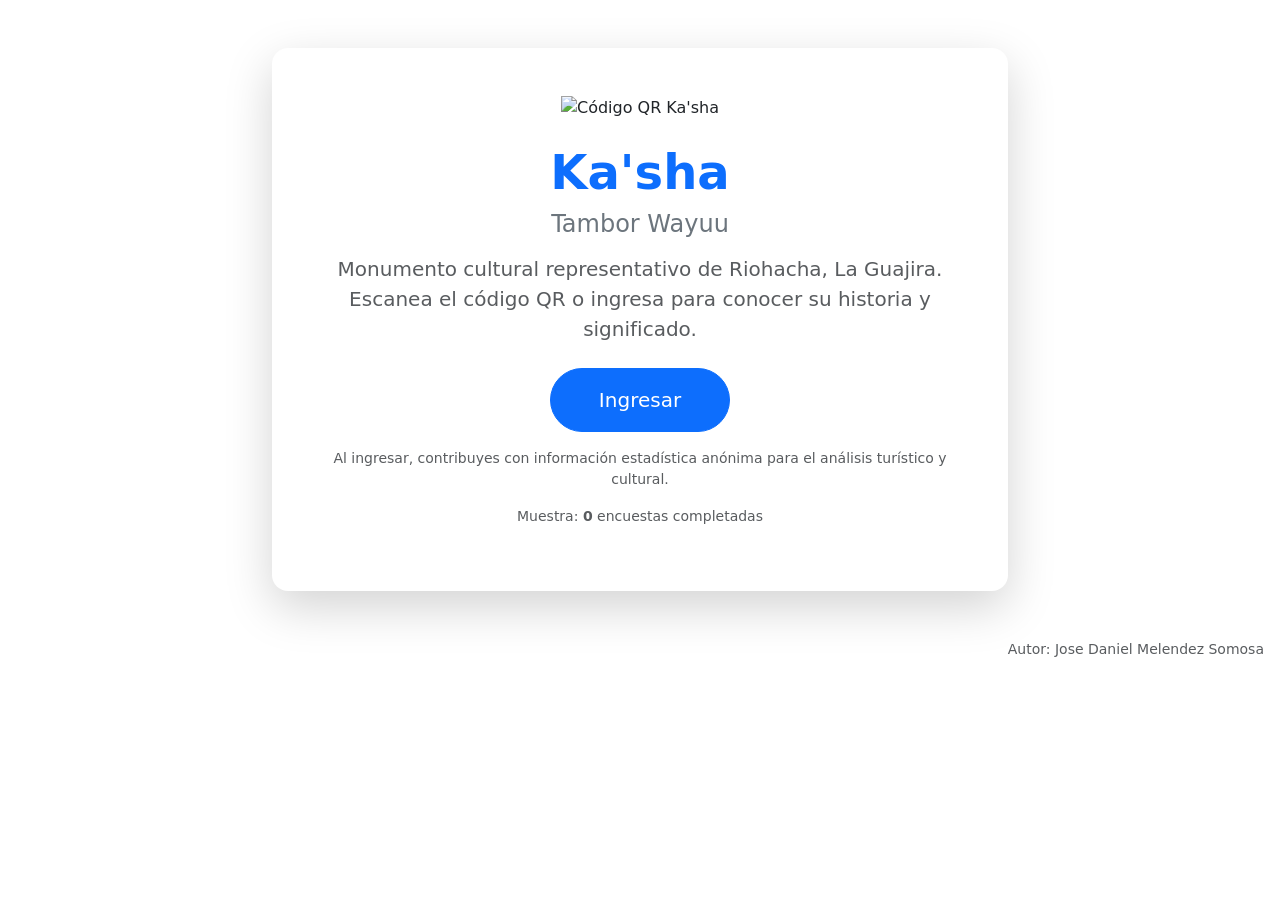
<file: src/main/resources/templates/index.html>
<!DOCTYPE html>
<html lang="es" xmlns:th="http://www.thymeleaf.org">
<head>
    <meta charset="UTF-8">
    <meta name="viewport" content="width=device-width, initial-scale=1.0">
    <title>Ka'sha - Tambor Wayuu | Riohacha</title>
    <link href="https://cdn.jsdelivr.net/npm/bootstrap@5.3.0/dist/css/bootstrap.min.css" rel="stylesheet">
    <link th:href="@{/css/style.css}" rel="stylesheet">
</head>
<body>
    <div class="container text-center py-5">
        <div class="row justify-content-center">
            <div class="col-lg-8">
                <div class="card shadow-lg border-0 rounded-4">
                    <div class="card-body p-5">
                        <img th:src="@{/img/qr-kasha.png}" alt="Código QR Ka'sha" class="qr-code mb-4" style="width:200px;height:200px;">
                        <h1 class="display-5 fw-bold text-primary">Ka'sha</h1>
                        <h2 class="h4 text-secondary mb-3">Tambor Wayuu</h2>
                        <p class="lead text-muted mb-4">
                            Monumento cultural representativo de Riohacha, La Guajira.<br>
                            Escanea el código QR o ingresa para conocer su historia y significado.
                        </p>
                        <a th:href="@{/formulario}" class="btn btn-primary btn-lg px-5 py-3 rounded-pill">
                            Ingresar
                        </a>
                        <p class="mt-3 small text-muted">Al ingresar, contribuyes con información estadística anónima para el análisis turístico y cultural.</p>
                        <p class="small text-muted mt-2">Muestra: <strong th:text="${totalEncuestas}">0</strong> encuestas completadas</p>
                    </div>
                </div>
            </div>
        </div>
    </div>
    <script src="https://cdn.jsdelivr.net/npm/bootstrap@5.3.0/dist/js/bootstrap.bundle.min.js"></script>
    <div class="text-end small text-muted pe-3 pb-2">Autor: Jose Daniel Melendez Somosa</div>
</body>
</html>
</file>
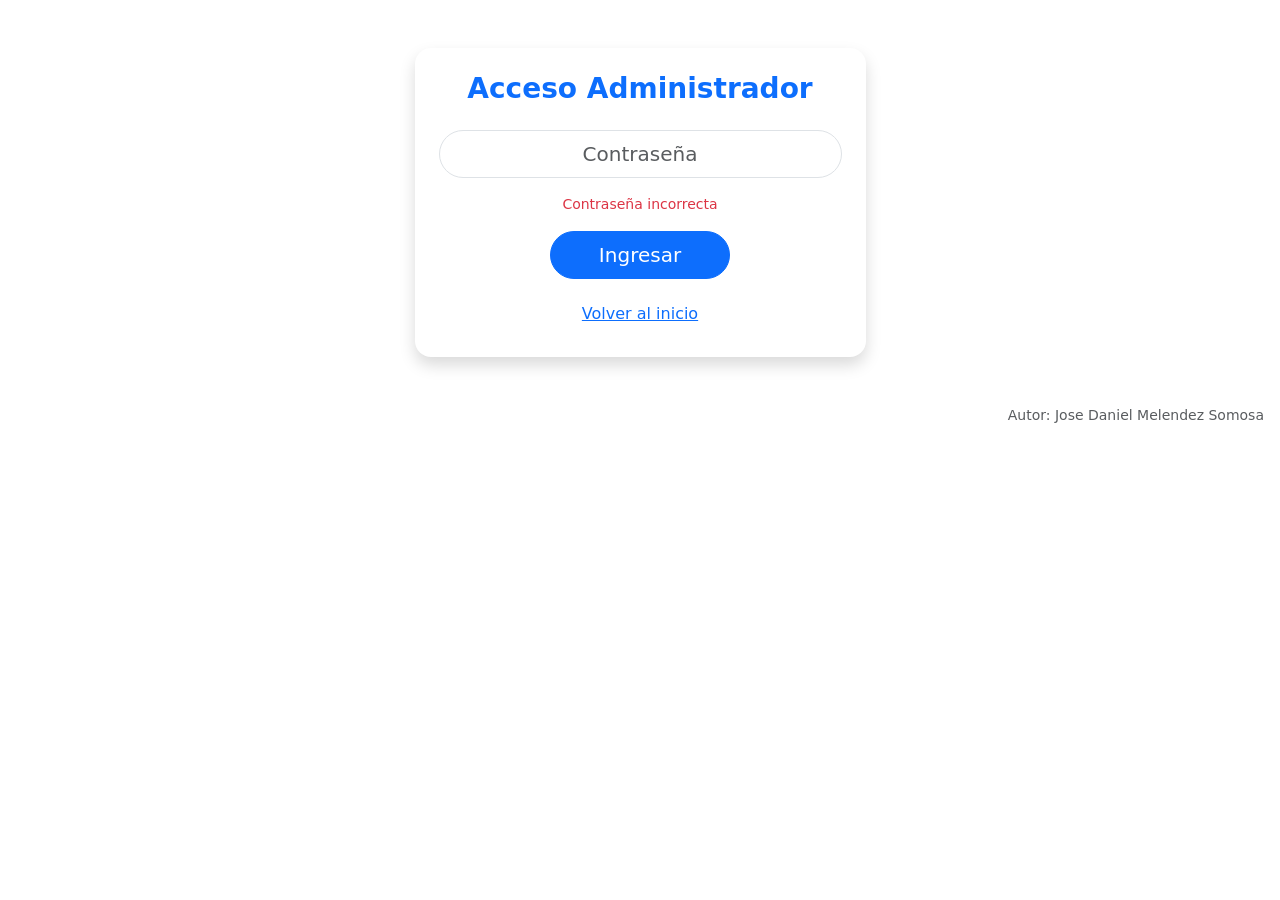
<file: src/main/resources/templates/admin-login.html>
<!DOCTYPE html>
<html lang="es" xmlns:th="http://www.thymeleaf.org">
<head>
    <meta charset="UTF-8">
    <meta name="viewport" content="width=device-width, initial-scale=1.0">
    <title>Admin Login - Ka'sha</title>
    <link href="https://cdn.jsdelivr.net/npm/bootstrap@5.3.0/dist/css/bootstrap.min.css" rel="stylesheet">
    <link th:href="@{/css/style.css}" rel="stylesheet">
</head>
<body>
    <div class="container py-5">
        <div class="row justify-content-center">
            <div class="col-md-5">
                <div class="card shadow border-0 rounded-4">
                    <div class="card-body p-4 text-center">
                        <h3 class="fw-bold text-primary mb-4">Acceso Administrador</h3>
                        <form th:action="@{/admin/login}" method="post">
                            <div class="mb-3">
                                <input type="password" name="password" class="form-control form-control-lg rounded-pill text-center" placeholder="Contraseña" required>
                            </div>
                            <p th:if="${param.error}" class="text-danger small">Contraseña incorrecta</p>
                            <button type="submit" class="btn btn-primary btn-lg rounded-pill px-5">Ingresar</button>
                        </form>
                        <a th:href="@{/}" class="btn btn-link mt-3">Volver al inicio</a>
                    </div>
                </div>
            </div>
        </div>
    </div>
    <div class="text-end small text-muted pe-3 pb-2">Autor: Jose Daniel Melendez Somosa</div>
</body>
</html>
</file>
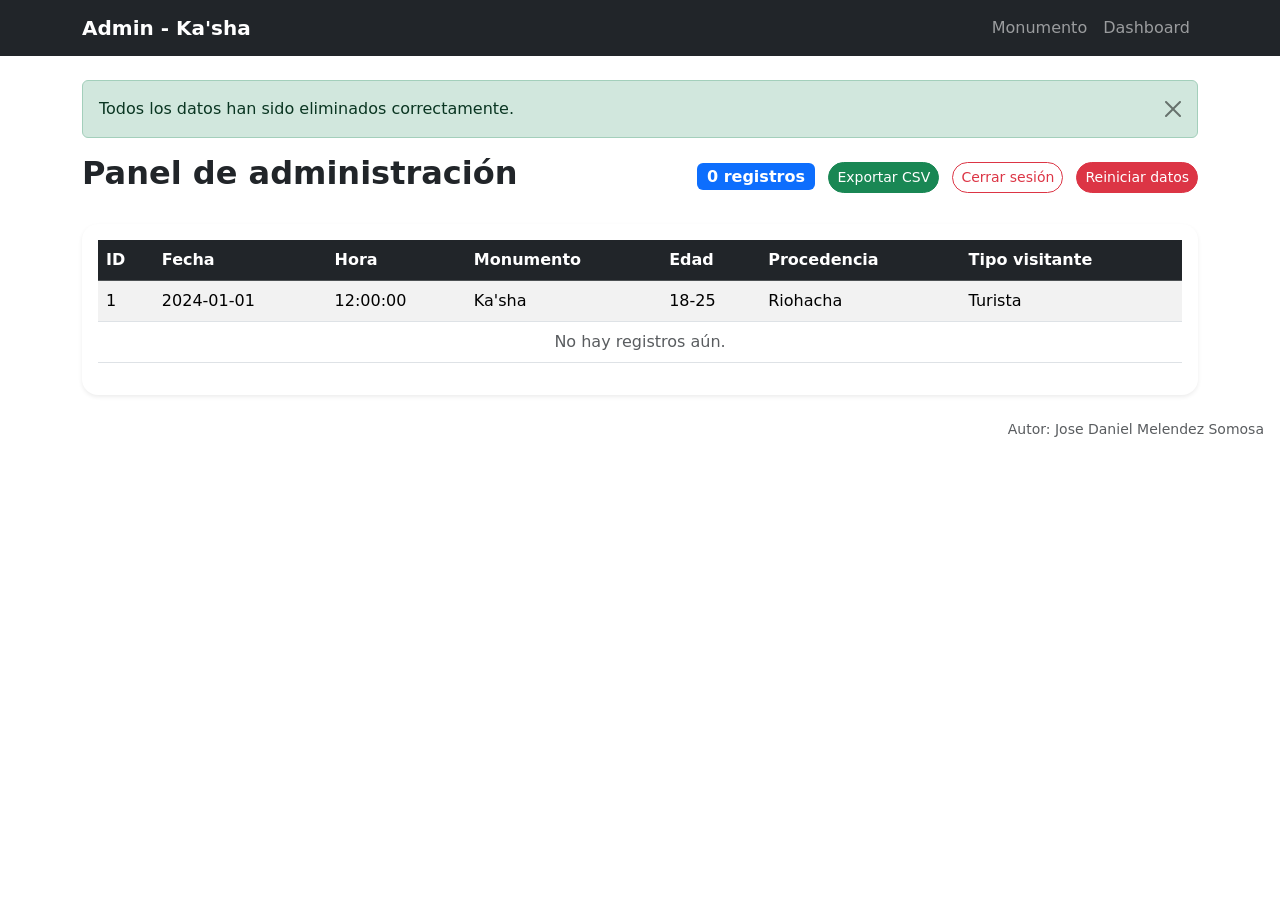
<file: src/main/resources/templates/admin.html>
<!DOCTYPE html>
<html lang="es" xmlns:th="http://www.thymeleaf.org">
<head>
    <meta charset="UTF-8">
    <meta name="viewport" content="width=device-width, initial-scale=1.0">
    <title>Panel de Administración - Ka'sha</title>
    <link href="https://cdn.jsdelivr.net/npm/bootstrap@5.3.0/dist/css/bootstrap.min.css" rel="stylesheet">
    <link th:href="@{/css/style.css}" rel="stylesheet">
</head>
<body>
    <nav class="navbar navbar-expand-lg navbar-dark bg-dark">
        <div class="container">
            <a class="navbar-brand fw-bold" th:href="@{/}">Admin - Ka'sha</a>
            <div class="navbar-nav ms-auto">
                <a class="nav-link" th:href="@{/monumento}">Monumento</a>
                <a class="nav-link" th:href="@{/dashboard}">Dashboard</a>
            </div>
        </div>
    </nav>

    <div class="container py-4">
        <div th:if="${param.reset != null}" class="alert alert-success alert-dismissible fade show" role="alert">
            Todos los datos han sido eliminados correctamente.
            <button type="button" class="btn-close" data-bs-dismiss="alert"></button>
        </div>
        <div class="d-flex justify-content-between align-items-center mb-4">
            <h2 class="fw-bold">Panel de administración</h2>
            <div>
                <span class="badge bg-primary fs-6" th:text="${total} + ' registros'">0 registros</span>
                <a th:href="@{/api/exportar}" class="btn btn-success btn-sm ms-2 rounded-pill">Exportar CSV</a>
                <a th:href="@{/admin/logout}" class="btn btn-outline-danger btn-sm ms-2 rounded-pill">Cerrar sesión</a>
                <form th:action="@{/admin/reset}" method="post" style="display:inline" onsubmit="return confirm('¿Estás seguro de eliminar TODOS los datos? Esta acción no se puede deshacer.');">
                    <button type="submit" class="btn btn-danger btn-sm ms-2 rounded-pill">Reiniciar datos</button>
                </form>
            </div>
        </div>

        <div class="card border-0 shadow-sm rounded-4">
            <div class="card-body">
                <div class="table-responsive">
                    <table class="table table-hover table-striped">
                        <thead class="table-dark">
                            <tr>
                                <th>ID</th>
                                <th>Fecha</th>
                                <th>Hora</th>
                                <th>Monumento</th>
                                <th>Edad</th>
                                <th>Procedencia</th>
                                <th>Tipo visitante</th>
                            </tr>
                        </thead>
                        <tbody>
                            <tr th:each="v : ${visitas}">
                                <td th:text="${v.id}">1</td>
                                <td th:text="${v.fecha}">2024-01-01</td>
                                <td th:text="${v.hora}">12:00:00</td>
                                <td th:text="${v.monumento}">Ka'sha</td>
                                <td th:text="${v.edad}">18-25</td>
                                <td th:text="${v.procedencia}">Riohacha</td>
                                <td th:text="${v.tipoVisitante}">Turista</td>
                            </tr>
                            <tr th:if="${#lists.isEmpty(visitas)}">
                                <td colspan="7" class="text-center text-muted">No hay registros aún.</td>
                            </tr>
                        </tbody>
                    </table>
                </div>
            </div>
        </div>
    </div>
    <script src="https://cdn.jsdelivr.net/npm/bootstrap@5.3.0/dist/js/bootstrap.bundle.min.js"></script>
    <div class="text-end small text-muted pe-3 pb-2">Autor: Jose Daniel Melendez Somosa</div>
</body>
</html>
</file>
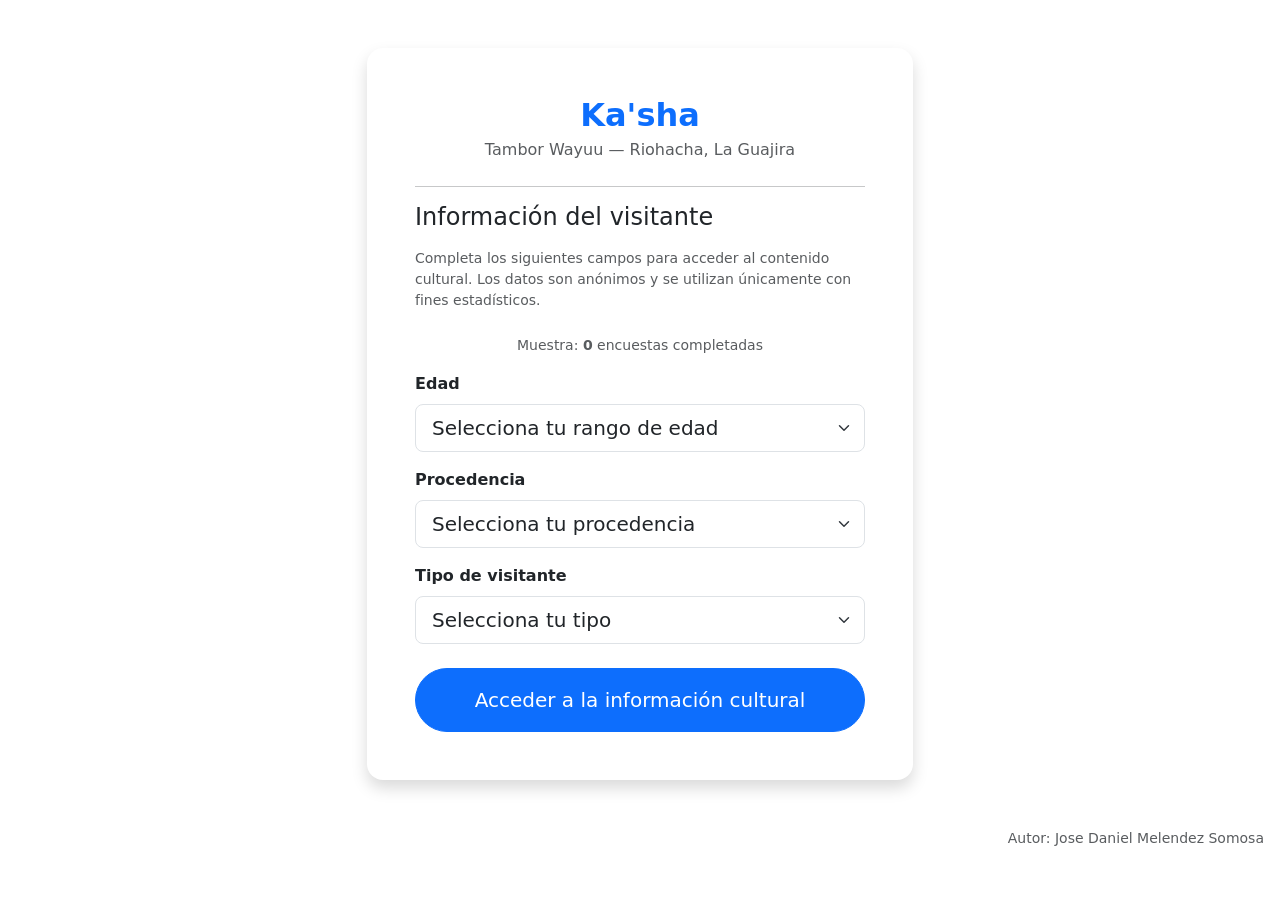
<file: src/main/resources/templates/formulario.html>
<!DOCTYPE html>
<html lang="es" xmlns:th="http://www.thymeleaf.org">
<head>
    <meta charset="UTF-8">
    <meta name="viewport" content="width=device-width, initial-scale=1.0">
    <title>Registro de Visitante - Ka'sha</title>
    <link href="https://cdn.jsdelivr.net/npm/bootstrap@5.3.0/dist/css/bootstrap.min.css" rel="stylesheet">
    <link th:href="@{/css/style.css}" rel="stylesheet">
</head>
<body>
    <div class="container py-5">
        <div class="row justify-content-center">
            <div class="col-lg-6">
                <div class="card shadow border-0 rounded-4">
                    <div class="card-body p-5">
                        <h2 class="text-center fw-bold text-primary mb-1">Ka'sha</h2>
                        <p class="text-center text-muted mb-4">Tambor Wayuu — Riohacha, La Guajira</p>
                        <hr>
                        <h4 class="mb-3">Información del visitante</h4>
                        <p class="text-muted small mb-4">Completa los siguientes campos para acceder al contenido cultural. Los datos son anónimos y se utilizan únicamente con fines estadísticos.</p>
                        <p class="small text-muted text-center mb-3">Muestra: <strong th:text="${totalEncuestas}">0</strong> encuestas completadas</p>

                        <form th:action="@{/registrar}" method="POST">
                            <div class="mb-3">
                                <label class="form-label fw-semibold">Edad</label>
                                <select name="edad" class="form-select form-select-lg" required>
                                    <option value="">Selecciona tu rango de edad</option>
                                    <option value="Menor de 18 años">Menor de 18 años</option>
                                    <option value="18 a 25 años">18 a 25 años</option>
                                    <option value="26 a 35 años">26 a 35 años</option>
                                    <option value="36 a 45 años">36 a 45 años</option>
                                    <option value="46 a 60 años">46 a 60 años</option>
                                    <option value="Mayor de 60 años">Mayor de 60 años</option>
                                </select>
                            </div>

                            <div class="mb-3">
                                <label class="form-label fw-semibold">Procedencia</label>
                                <select name="procedencia" class="form-select form-select-lg" required>
                                    <option value="">Selecciona tu procedencia</option>
                                    <option value="Riohacha">Riohacha</option>
                                    <option value="Otro municipio de La Guajira">Otro municipio de La Guajira</option>
                                    <option value="Otro departamento de Colombia">Otro departamento de Colombia</option>
                                    <option value="Extranjero">Extranjero</option>
                                </select>
                            </div>

                            <div class="mb-4">
                                <label class="form-label fw-semibold">Tipo de visitante</label>
                                <select name="tipo_visitante" class="form-select form-select-lg" required>
                                    <option value="">Selecciona tu tipo</option>
                                    <option value="Turista">Turista</option>
                                    <option value="Residente">Residente</option>
                                    <option value="Estudiante">Estudiante</option>
                                    <option value="Investigador">Investigador</option>
                                    <option value="Otro">Otro</option>
                                </select>
                            </div>

                            <button type="submit" class="btn btn-primary btn-lg w-100 rounded-pill py-3">
                                Acceder a la información cultural
                            </button>
                        </form>
                    </div>
                </div>
            </div>
        </div>
    </div>
    <script src="https://cdn.jsdelivr.net/npm/bootstrap@5.3.0/dist/js/bootstrap.bundle.min.js"></script>
    <div class="text-end small text-muted pe-3 pb-2">Autor: Jose Daniel Melendez Somosa</div>
</body>
</html>
</file>
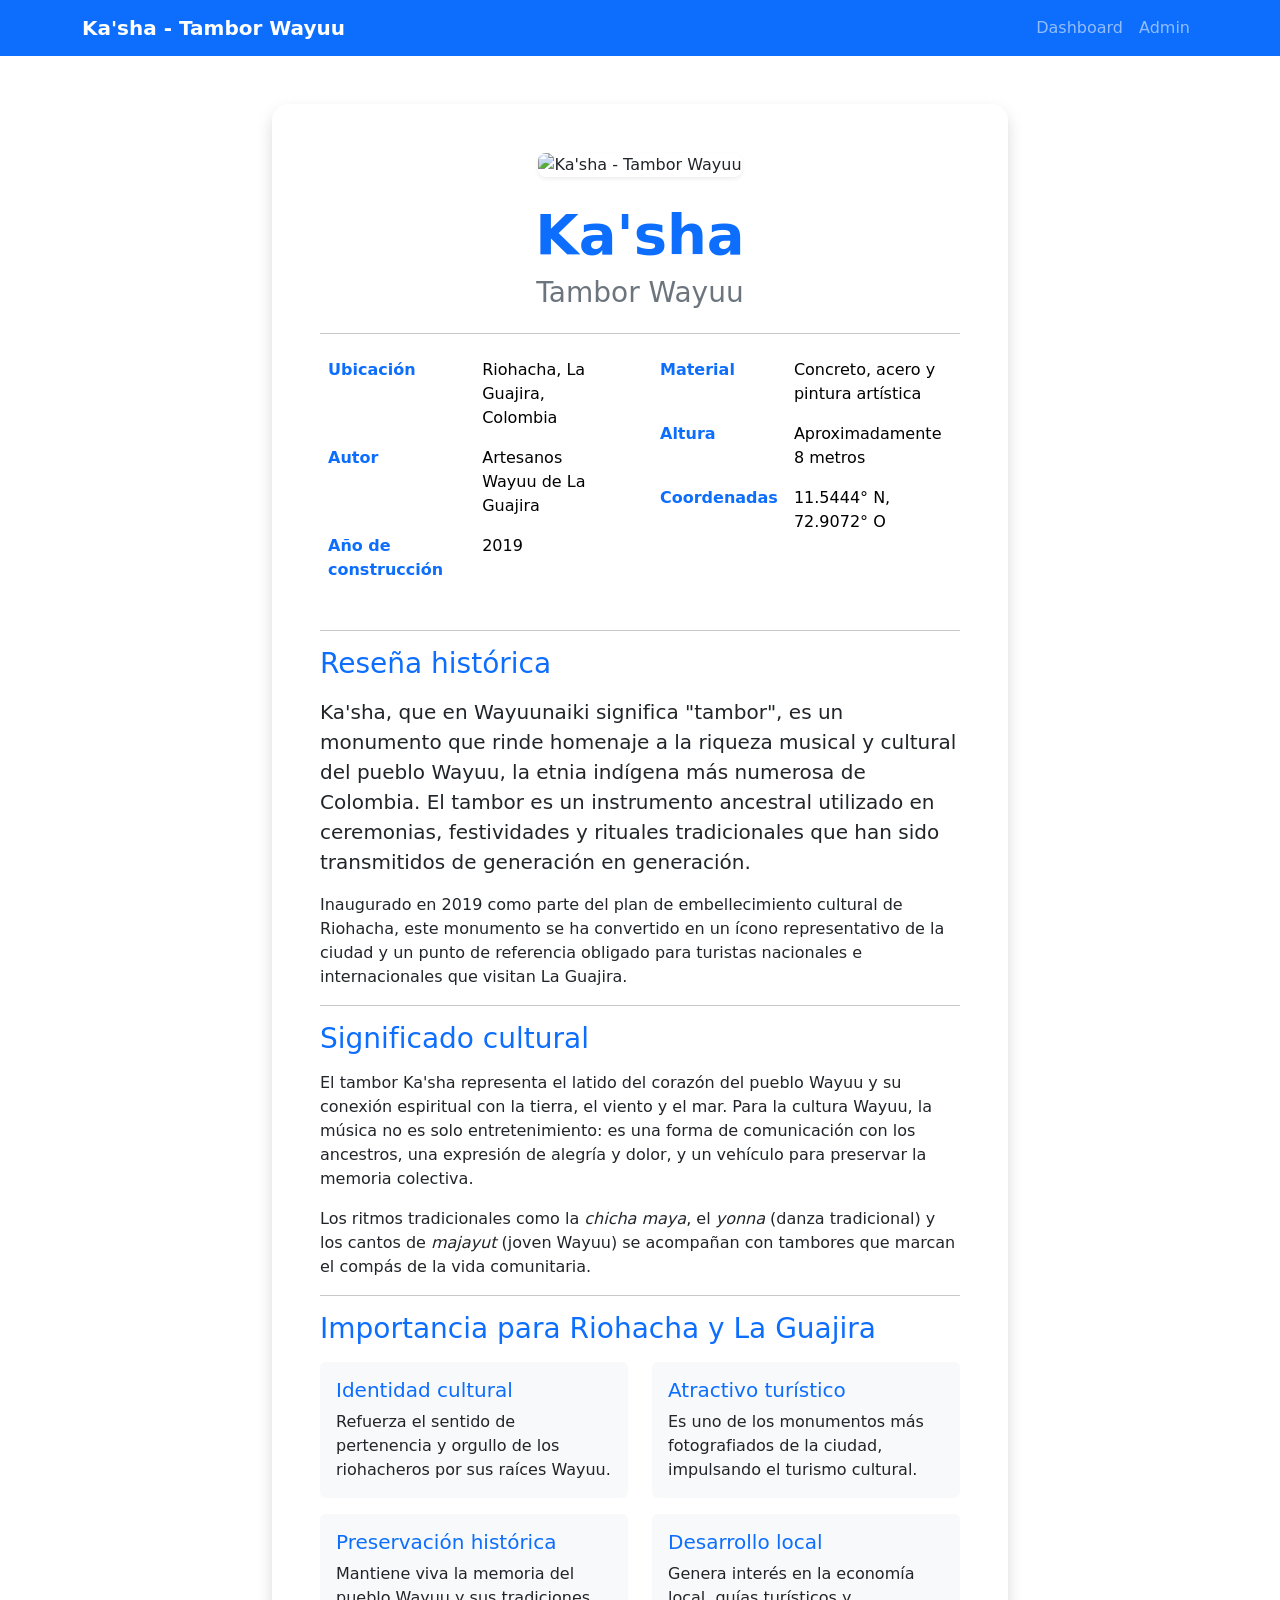
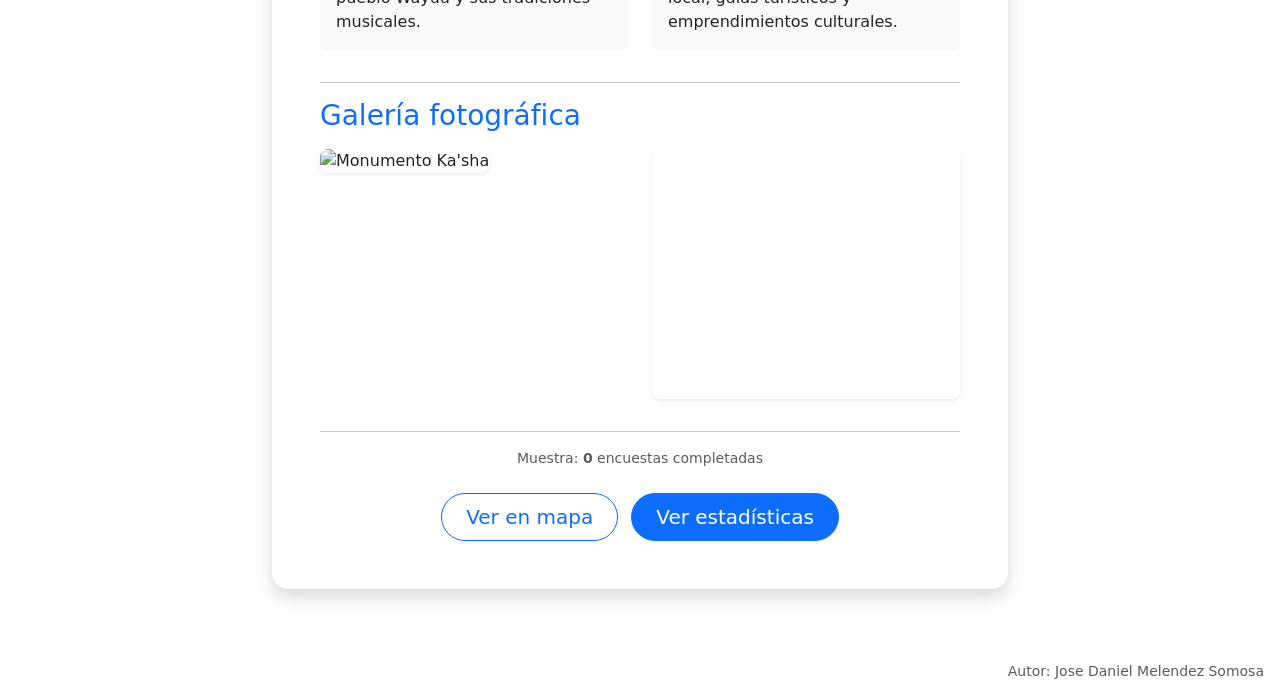
<file: src/main/resources/templates/monumento.html>
<!DOCTYPE html>
<html lang="es" xmlns:th="http://www.thymeleaf.org">
<head>
    <meta charset="UTF-8">
    <meta name="viewport" content="width=device-width, initial-scale=1.0">
    <title>Ka'sha - Tambor Wayuu | Información Cultural</title>
    <link href="https://cdn.jsdelivr.net/npm/bootstrap@5.3.0/dist/css/bootstrap.min.css" rel="stylesheet">
    <link th:href="@{/css/style.css}" rel="stylesheet">
</head>
<body>
    <nav class="navbar navbar-expand-lg navbar-dark bg-primary">
        <div class="container">
            <a class="navbar-brand fw-bold" th:href="@{/}">Ka'sha - Tambor Wayuu</a>
            <div class="navbar-nav ms-auto">
                <a class="nav-link" th:href="@{/dashboard}">Dashboard</a>
                <a class="nav-link" th:href="@{/admin}">Admin</a>
            </div>
        </div>
    </nav>

    <div class="container py-5">
        <div class="row">
            <div class="col-lg-8 mx-auto">
                <div class="card shadow border-0 rounded-4 mb-4">
                    <div class="card-body p-5">
                        <div class="text-center mb-4">
                            <img th:src="@{/img/kasha-monumento.jpg}" alt="Ka'sha - Tambor Wayuu" class="img-fluid rounded-3 shadow-sm" style="max-height:400px;width:auto;">
                        </div>
                        <h1 class="display-4 fw-bold text-primary text-center">Ka'sha</h1>
                        <h2 class="h3 text-secondary text-center mb-4">Tambor Wayuu</h2>
                        <hr>

                        <div class="row mb-4">
                            <div class="col-md-6">
                                <table class="table table-borderless">
                                    <tr>
                                        <th class="text-primary">Ubicación</th>
                                        <td>Riohacha, La Guajira, Colombia</td>
                                    </tr>
                                    <tr>
                                        <th class="text-primary">Autor</th>
                                        <td>Artesanos Wayuu de La Guajira</td>
                                    </tr>
                                    <tr>
                                        <th class="text-primary">Año de construcción</th>
                                        <td>2019</td>
                                    </tr>
                                </table>
                            </div>
                            <div class="col-md-6">
                                <table class="table table-borderless">
                                    <tr>
                                        <th class="text-primary">Material</th>
                                        <td>Concreto, acero y pintura artística</td>
                                    </tr>
                                    <tr>
                                        <th class="text-primary">Altura</th>
                                        <td>Aproximadamente 8 metros</td>
                                    </tr>
                                    <tr>
                                        <th class="text-primary">Coordenadas</th>
                                        <td>11.5444° N, 72.9072° O</td>
                                    </tr>
                                </table>
                            </div>
                        </div>

                        <hr>

                        <h3 class="text-primary mb-3">Reseña histórica</h3>
                        <p class="lead">
                            Ka'sha, que en Wayuunaiki significa "tambor", es un monumento que rinde homenaje a la
                            riqueza musical y cultural del pueblo Wayuu, la etnia indígena más numerosa de Colombia.
                            El tambor es un instrumento ancestral utilizado en ceremonias, festividades y rituales
                            tradicionales que han sido transmitidos de generación en generación.
                        </p>
                        <p>
                            Inaugurado en 2019 como parte del plan de embellecimiento cultural de Riohacha,
                            este monumento se ha convertido en un ícono representativo de la ciudad y un punto
                            de referencia obligado para turistas nacionales e internacionales que visitan La Guajira.
                        </p>

                        <hr>

                        <h3 class="text-primary mb-3">Significado cultural</h3>
                        <p>
                            El tambor Ka'sha representa el latido del corazón del pueblo Wayuu y su conexión
                            espiritual con la tierra, el viento y el mar. Para la cultura Wayuu, la música no es
                            solo entretenimiento: es una forma de comunicación con los ancestros, una expresión
                            de alegría y dolor, y un vehículo para preservar la memoria colectiva.
                        </p>
                        <p>
                            Los ritmos tradicionales como la <em>chicha maya</em>, el <em>yonna</em> (danza
                            tradicional) y los cantos de <em>majayut</em> (joven Wayuu) se acompañan con
                            tambores que marcan el compás de la vida comunitaria.
                        </p>

                        <hr>

                        <h3 class="text-primary mb-3">Importancia para Riohacha y La Guajira</h3>
                        <div class="row">
                            <div class="col-md-6 mb-3">
                                <div class="card bg-light border-0 h-100">
                                    <div class="card-body">
                                        <h5 class="card-title text-primary">Identidad cultural</h5>
                                        <p class="card-text">Refuerza el sentido de pertenencia y orgullo de los riohacheros por sus raíces Wayuu.</p>
                                    </div>
                                </div>
                            </div>
                            <div class="col-md-6 mb-3">
                                <div class="card bg-light border-0 h-100">
                                    <div class="card-body">
                                        <h5 class="card-title text-primary">Atractivo turístico</h5>
                                        <p class="card-text">Es uno de los monumentos más fotografiados de la ciudad, impulsando el turismo cultural.</p>
                                    </div>
                                </div>
                            </div>
                            <div class="col-md-6 mb-3">
                                <div class="card bg-light border-0 h-100">
                                    <div class="card-body">
                                        <h5 class="card-title text-primary">Preservación histórica</h5>
                                        <p class="card-text">Mantiene viva la memoria del pueblo Wayuu y sus tradiciones musicales.</p>
                                    </div>
                                </div>
                            </div>
                            <div class="col-md-6 mb-3">
                                <div class="card bg-light border-0 h-100">
                                    <div class="card-body">
                                        <h5 class="card-title text-primary">Desarrollo local</h5>
                                        <p class="card-text">Genera interés en la economía local, guías turísticos y emprendimientos culturales.</p>
                                    </div>
                                </div>
                            </div>
                        </div>

                        <hr>

                        <h3 class="text-primary mb-3">Galería fotográfica</h3>
                        <div class="row">
                            <div class="col-md-6 mb-3">
                                <img th:src="@{/img/kasha-gallery2.jpg}" alt="Monumento Ka'sha" class="img-fluid rounded-3 shadow-sm" style="height:250px;width:100%;object-fit:cover;">
                            </div>
                            <div class="col-md-6 mb-3">
                                <div class="rounded-3 shadow-sm overflow-hidden" style="height:250px;">
                                    <iframe src="https://www.google.com/maps/embed?pb=!1m18!1m12!1m3!1d3915.2687!2d-72.9072!3d11.5444!2m3!1f0!2f0!3f0!3m2!1i1024!2i768!4f13.1!3m3!1m2!1s0x0%3A0x0!2zMTHCsDMyJzM5LjgiTiA3MsKwNTQnMjYuMCJX!5e0!3m2!1ses!2sco!4v1" width="100%" height="100%" style="border:0;" allowfullscreen="" loading="lazy" referrerpolicy="no-referrer-when-downgrade"></iframe>
                                </div>
                            </div>
                        </div>

                        <hr>

                        <div class="text-center small text-muted mb-3">
                            Muestra: <strong th:text="${totalEncuestas}">0</strong> encuestas completadas
                        </div>

                        <div class="text-center mt-4">
                            <a href="https://www.google.com/maps/search/Ka'sha+Tambor+Wayuu+Riohacha" target="_blank" class="btn btn-outline-primary btn-lg rounded-pill px-4 me-2">
                                Ver en mapa
                            </a>
                            <a th:href="@{/dashboard}" class="btn btn-primary btn-lg rounded-pill px-4">
                                Ver estadísticas
                            </a>
                        </div>
                    </div>
                </div>
            </div>
        </div>
    </div>
    <script src="https://cdn.jsdelivr.net/npm/bootstrap@5.3.0/dist/js/bootstrap.bundle.min.js"></script>
    <div class="text-end small text-muted pe-3 pb-2">Autor: Jose Daniel Melendez Somosa</div>
</body>
</html>
</file>
